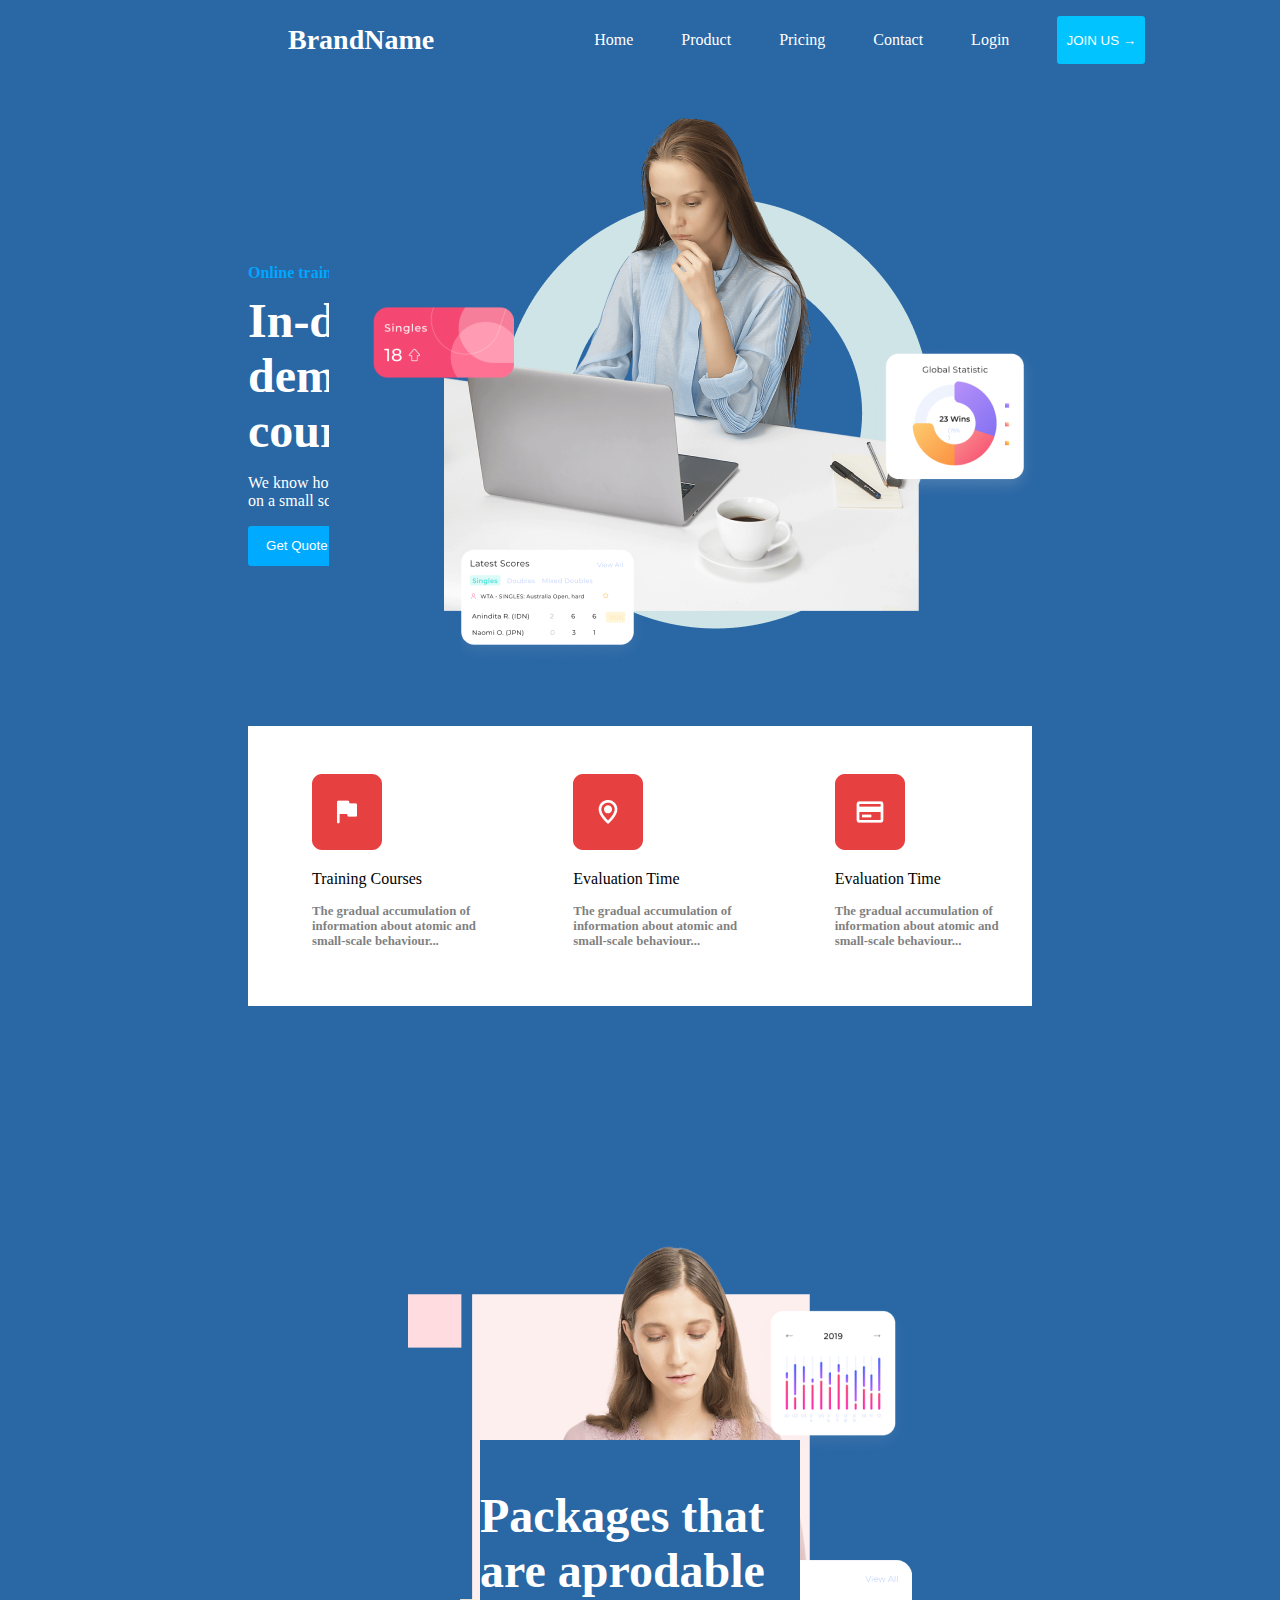
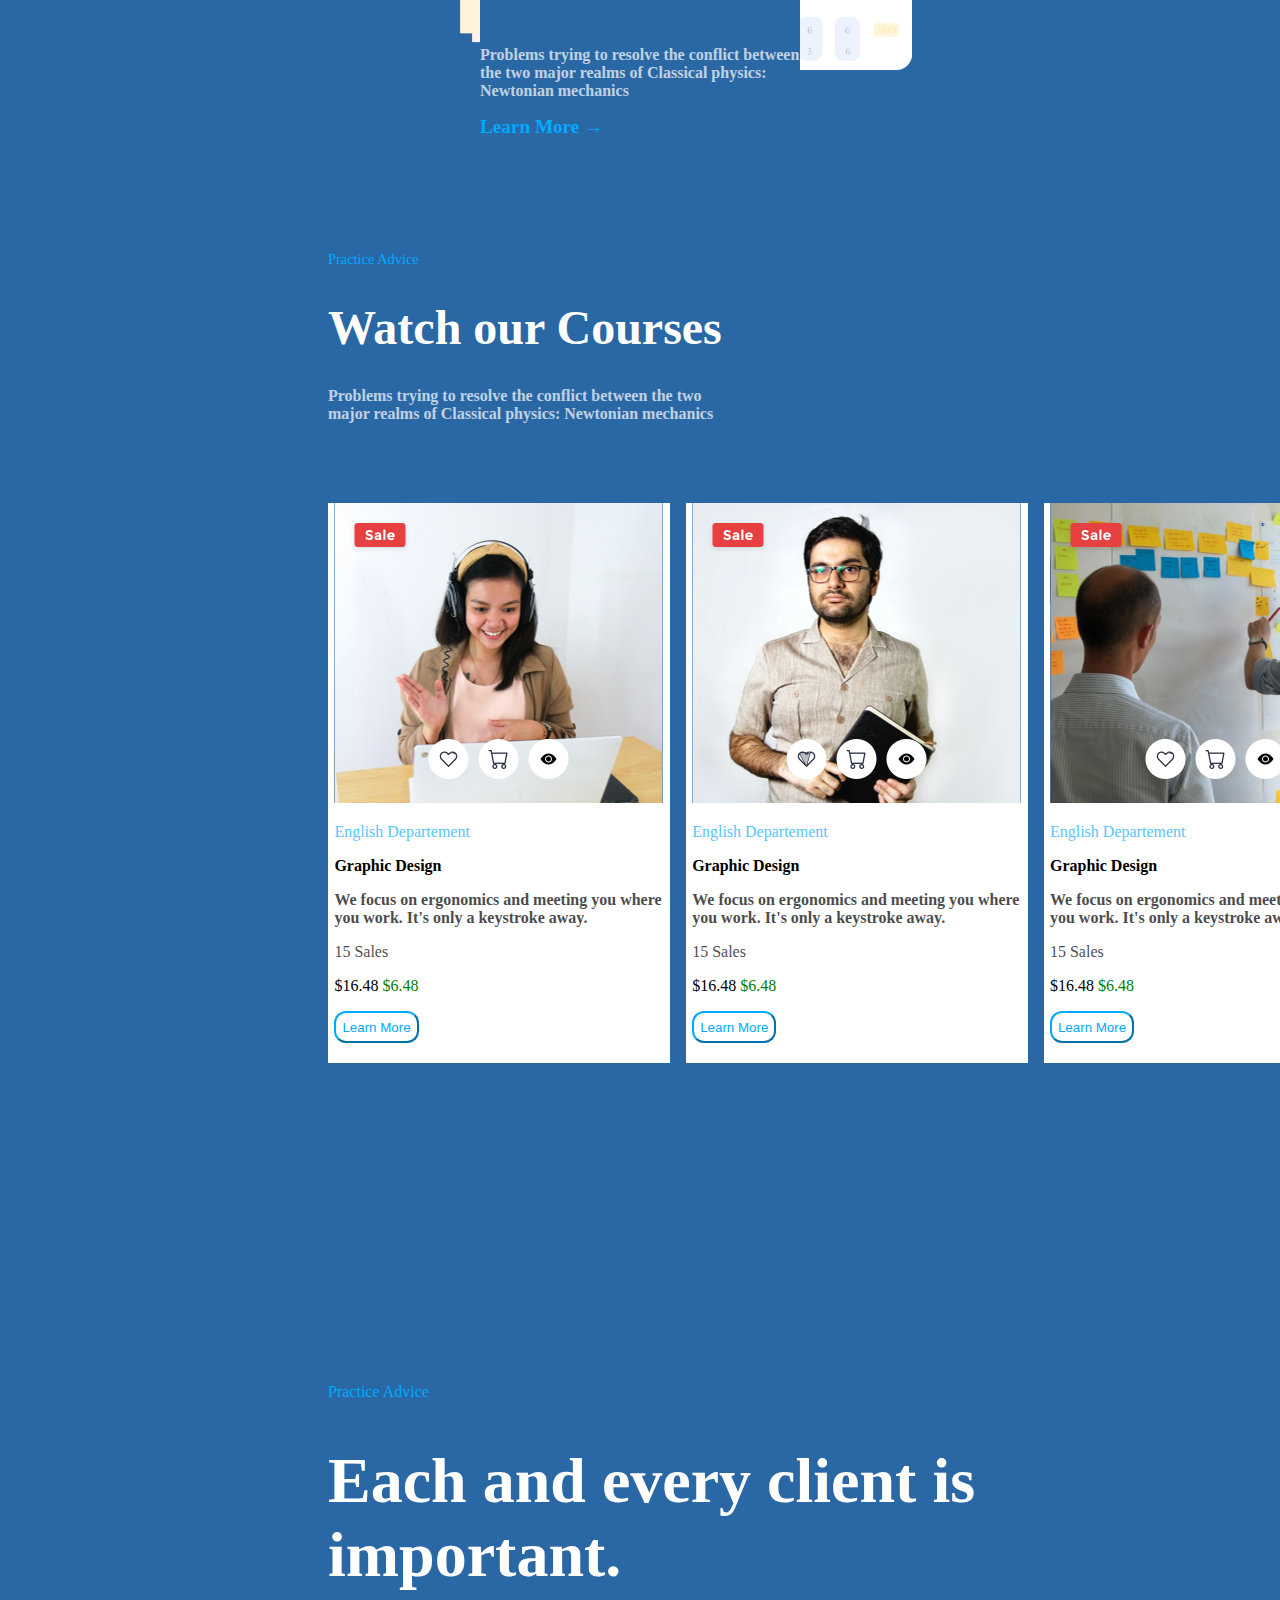
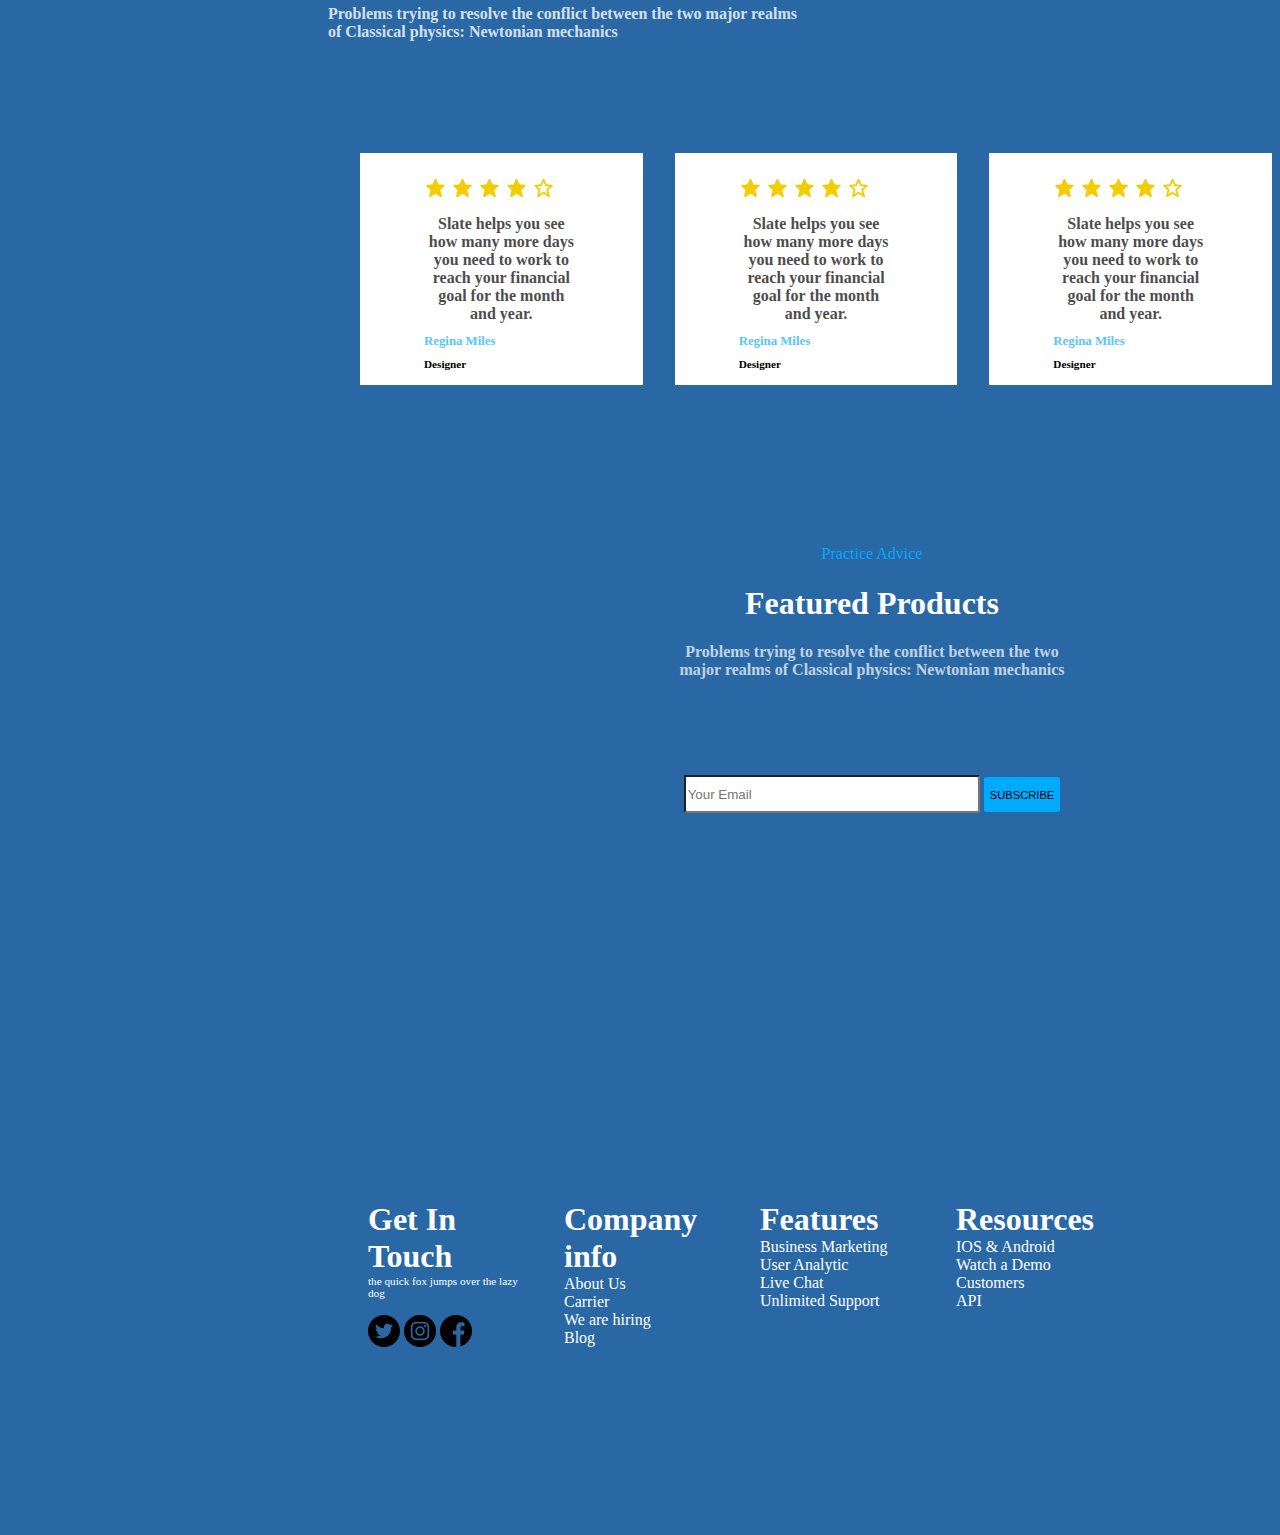
<file: task6/index.html>
<!DOCTYPE html>
<html lang="en">

<head>
  <meta charset="UTF-8" />
  <meta http-equiv="X-UA-Compatible" content="IE=edge" />
  <meta name="viewport" content="width=device-width, initial-scale=1.0" />
  <title>Task6</title>
  <link rel="stylesheet" href="style.css" />
</head>

<body>
  <header>
    <div class="navbar">
      <ul class="menu">
        <li class="menu__logo">BrandName</li>
        <li class="menu__items">Home</li>
        <li class="menu__items">Product</li>
        <li class="menu__items">Pricing</li>
        <li class="menu__items">Contact</li>
      </ul>
      <div class="side_menu">
        <li class="login">Login</li>
        <button class="join">JOIN US &#8594;</button>
      </div>
    </div>
  </header>
  <main>
    <div class="main">
      <article class="main__text">
        <h1>Online training</h1>
        <p class="heading">In-depth, demanding courses</p>
        <p class="comment">
          We know how large objects will act, but things on a small scale
        </p>
      </article>
      <div class="buttons">
        <button class="get">Get Quote Now</button>
        <button class="learn">Learn More</button>
      </div>
      <div class="pic">
        <img src="/task6/img/img1.png" alt="girl with computer" />
      </div>
      <div class="tables">
        <div class="colums">
          <img src="/task6/img/colum-pic1.png" alt="#" />
          <p class="colums__heading">Training Courses</p>
          <h1 class="colums__description">
            The gradual accumulation of information about atomic and
            small-scale behaviour...
          </h1>
        </div>
        <div class="colums">
          <img src="/task6/img/colum-pic2.png" alt="#" />
          <p class="colums__heading">Evaluation Time</p>
          <h1 class="colums__description">
            The gradual accumulation of information about atomic and
            small-scale behaviour...
          </h1>
        </div>
        <div class="colums">
          <img src="/task6/img/colum-pic3.png" alt="#" />
          <p class="colums__heading">Evaluation Time</p>
          <h1 class="colums__description">
            The gradual accumulation of information about atomic and
            small-scale behaviour...
          </h1>
        </div>
      </div>

      <div class="second__part">
        <div class="pic_girl">
          <img src="/task6/img/img2.png" alt="#" />
        </div>
        <article class="second__text">
          <p class="title">Packages that are aprodable</p>
          <h1 class="description">
            Problems trying to resolve the conflict between the two major
            realms of Classical physics: Newtonian mechanics
          </h1>
          <h2 class="more">Learn More &#8594;</h2>
        </article>
      </div>

      <div class="third_part">
        <article class="third_text">
          <p class="practice">Practice Advice</p>
          <h1 class="watch">Watch our Courses</h1>
          <h1 class="definition">
            Problems trying to resolve the conflict between the two major
            realms of Classical physics: Newtonian mechanics
          </h1>
        </article>
        <div class="columns">
          <div class="items">
            <img src="/task6/img/row1.png" alt="#" />
            <p class="english">English Departement</p>
            <p class="graphic">Graphic Design</p>
            <h1 class="focus">
              We focus on ergonomics and meeting you where you work. It's only
              a keystroke away.
            </h1>
            <p class="sales">15 Sales</p>
            <p class="price" style="background-color: white">
              $16.48
              <span style="color: green; background-color: white">$6.48</span>
            </p>
            <button class="learn">Learn More</button>
          </div>
          <div class="items">
            <img src="/task6/img/row2.png" alt="#" />
            <p class="english">English Departement</p>
            <p class="graphic">Graphic Design</p>
            <h1 class="focus">
              We focus on ergonomics and meeting you where you work. It's only
              a keystroke away.
            </h1>
            <p class="sales">15 Sales</p>
            <p class="price" style="background-color: white">
              $16.48
              <span style="color: green; background-color: white">$6.48</span>
            </p>
            <button class="learn">Learn More</button>
          </div>
          <div class="items">
            <img src="/task6/img/row3.png" alt="#" />
            <p class="english">English Departement</p>
            <p class="graphic">Graphic Design</p>
            <h1 class="focus">
              We focus on ergonomics and meeting you where you work. It's only
              a keystroke away.
            </h1>
            <p class="sales">15 Sales</p>
            <p class="price" style="background-color: white">
              $16.48
              <span style="color: green; background-color: white">$6.48</span>
            </p>
            <button class="learn">Learn More</button>
          </div>
        </div>
      </div>

      <div class="fourth__part">
        <article class="fourth__text">
          <p class="name">Practice Advice</p>
          <h1 class="slogan">
            Each and every client is important.
          </h1>
          <h2 class="about">Problems trying to resolve the conflict between 
            the two major realms of Classical physics: Newtonian mechanics </h2>
        </article>

        <div class="table">
          <div class="table__items">
            <img src="/task6/img/stars.png" alt="#">
            <h1 class="reviews">Slate helps you see 
              how many more days 
              you need to work to 
              reach your financial 
              goal for the month 
              and year.</h1>
            <h1 class="name-sur">Regina Miles</h1>
            <h2 class="profession">Designer</h2>
          </div>

          <div class="table__items">
            <img src="/task6/img/stars.png" alt="#">
            <h1 class="reviews">Slate helps you see 
              how many more days 
              you need to work to 
              reach your financial 
              goal for the month 
              and year.</h1>
            <h1 class="name-sur">Regina Miles</h1>
            <h2 class="profession">Designer</h2>
          </div>
          <div class="table__items">
            <img src="/task6/img/stars.png" alt="#">
            <h1 class="reviews">Slate helps you see 
              how many more days 
              you need to work to 
              reach your financial 
              goal for the month 
              and year.</h1>
            <h1 class="name-sur">Regina Miles</h1>
            <h2 class="profession">Designer</h2>
          </div>


        </div>
      </div>

      <div class="last__part">
        <article class="last__text">
          <p class="advice">Practice Advice</p>
          <h1 class="products">Featured Products</h1>
          <h2 class="solve">Problems trying to resolve the conflict between 
            the two major realms of Classical physics: Newtonian mechanics </h2>
        </article>
        <div class="search">
              <input type="text"
                  placeholder="Your Email">
              <button class="sub">SUBSCRIBE</button>
      </div>
      </div>
    </div>
  </main>

  
  
  
  <footer>
    <ul class="first__row">
      <li class="get">Get In Touch</li>
      <li class="quick">the quick fox jumps over the 
        lazy dog</li>
      <div class="social" >
        <img src="/task6/img/twitter.png" alt="#" style="width:2rem; height:2rem;">
        <img src="/task6/img/instagram.png" alt="#" style="width:2rem; height:2rem; ">
        <img src="/task6/img/facebook.png" alt="#" style="width:2rem; height:2rem;">
      </div>

    </ul>
    <ul class="second__row">
      <li class="status">Company info</li>
      <li class="content">About Us</li>
      <li class="content">Carrier</li>
      <li class="content">We are hiring</li>
      <li class="content">Blog</li>
    </ul>

    <ul class="third__row">
      <li class="status">Features</li>
      <li class="content">Business Marketing</li>
      <li class="content">User Analytic</li>
      <li class="content">Live Chat</li>
      <li class="content">Unlimited Support</li>
    </ul>

    <ul class="fourth__row">
      <li class="status">Resources</li>
      <li class="content">IOS & Android</li>
      <li class="content">Watch a Demo</li>
      <li class="content">Customers</li>
      <li class="content">API</li>
    </ul>

  </footer>
</body>

</html>
</file>
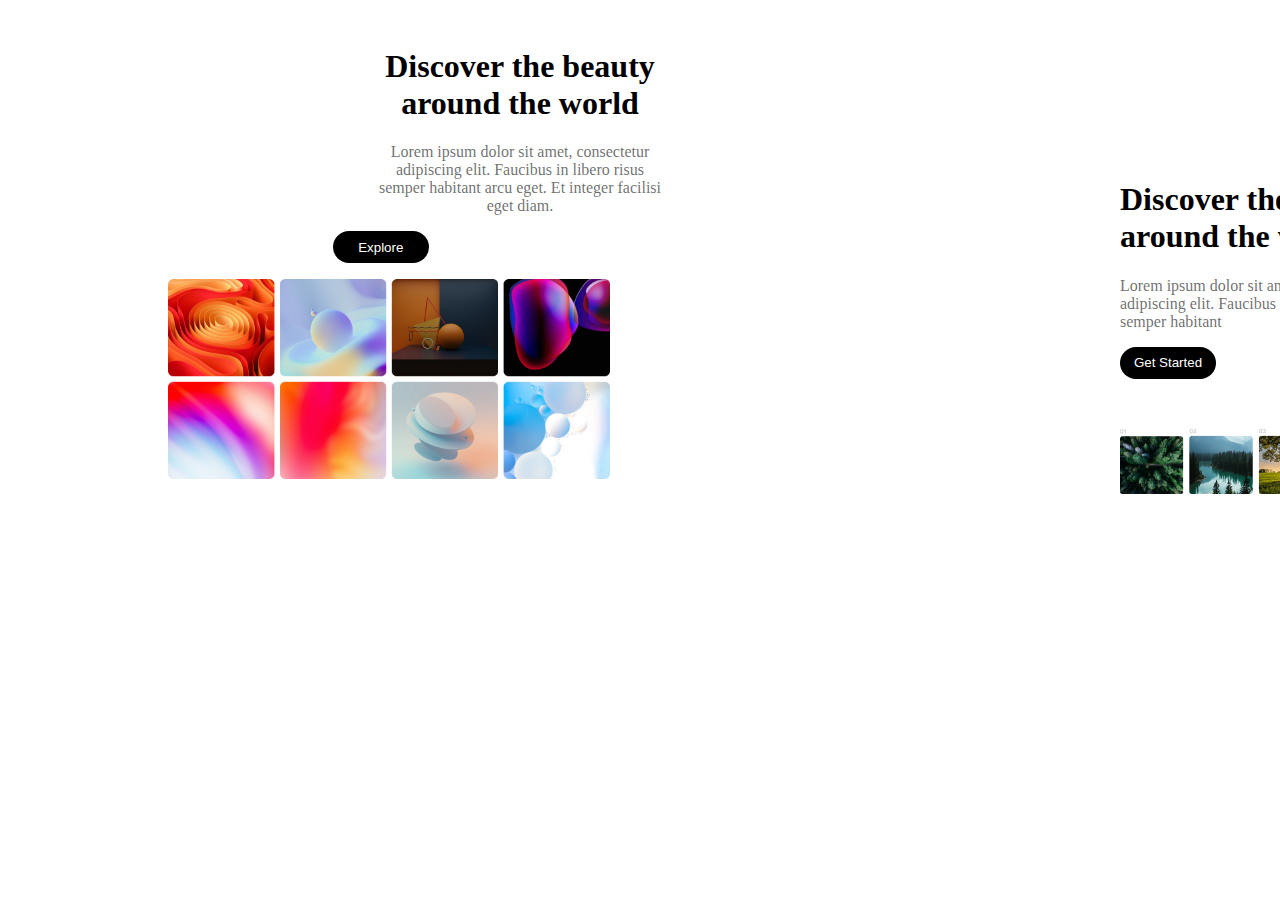
<file: task7/desigh03/index.html>
<!DOCTYPE html>
<html lang="en">

<head>
    <meta charset="UTF-8">
    <meta http-equiv="X-UA-Compatible" content="IE=edge">
    <meta name="viewport" content="width=device-width, initial-scale=1.0">
    <title>desigh03</title>
    <link rel="stylesheet" href="style.css">
</head>

<body>
    <main>

        <div class="part_one">
            <article class="text_one">
                <h1 class="title">Discover the beauty around the world</h1>
                <p class="description" style="color:rgba(36, 36, 36, 0.664);">Lorem ipsum dolor sit amet, consectetur
                    adipiscing elit. Faucibus in libero risus
                    semper habitant
                    arcu eget. Et integer facilisi eget diam.</p>

            </article>
            <button class="explore">Explore</button>
            <img src="Image list.png" alt=".">
        </div>


        <div class="part_two">
            <div class="info">
                <article class="text_two">
                    <h1 class="title">Discover the beauty around the world</h1>
                    <p class="description" style="color:rgba(36, 36, 36, 0.664);">Lorem ipsum dolor sit amet,
                        consectetur adipiscing elit. Faucibus in libero risus
                        semper habitant
                </article>
                <button class="start">Get Started</button>
            </div>
                <img class="img_card" src="Image card.png">
                <img class="left_img" src="Image left.png">
                <img class="right_img" src="Image right.png">
            
        </div>
    </main>
</body>

</html>
</file>
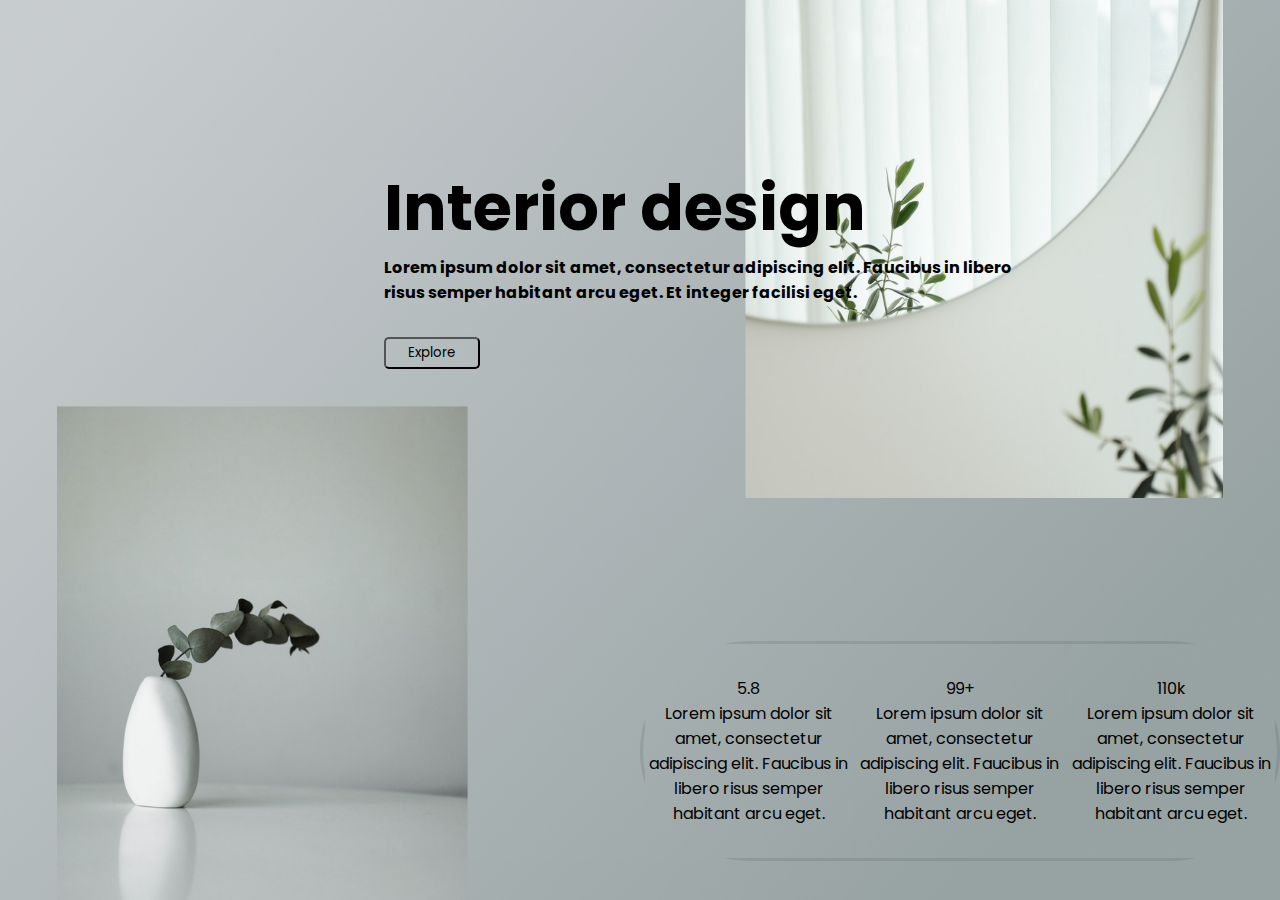
<file: task7/desigh04/index.html>
<!DOCTYPE html>
<html lang="en">

<head>
    <meta charset="UTF-8">
    <meta http-equiv="X-UA-Compatible" content="IE=edge">
    <meta name="viewport" content="width=device-width, initial-scale=1.0">
    <title>desight04</title>
    <link rel="stylesheet" href="style.css">
</head>

<body>
    <main>
        <div class="heading">
            <article class="desigh">
                <p class="name">Interior design</p>
                <h1 class="about">Lorem ipsum dolor sit amet, consectetur adipiscing elit. Faucibus in libero risus
                    semper habitant
                    arcu eget. Et integer facilisi eget.</h1>

            </article>
            <button>Explore</button>
        </div>
        <div class="frame">
            <div class="frame__items">
                <p class="num">5.8</p>
                <p class="description">Lorem ipsum dolor sit amet, consectetur adipiscing elit. Faucibus in libero risus
                    semper habitant arcu eget. </p>
            </div>
            <div class="frame__items">
                <p class="num">99+</p>
                <p class="description">Lorem ipsum dolor sit amet, consectetur adipiscing elit. Faucibus in libero risus
                    semper habitant arcu eget. </p>
            </div>
            <div class="frame__items">
                <p class="num">110k</p>
                <p class="description">Lorem ipsum dolor sit amet, consectetur adipiscing elit. Faucibus in libero risus
                    semper habitant arcu eget. </p>
            </div>
        </div>
    </main>
</body>

</html>
</file>
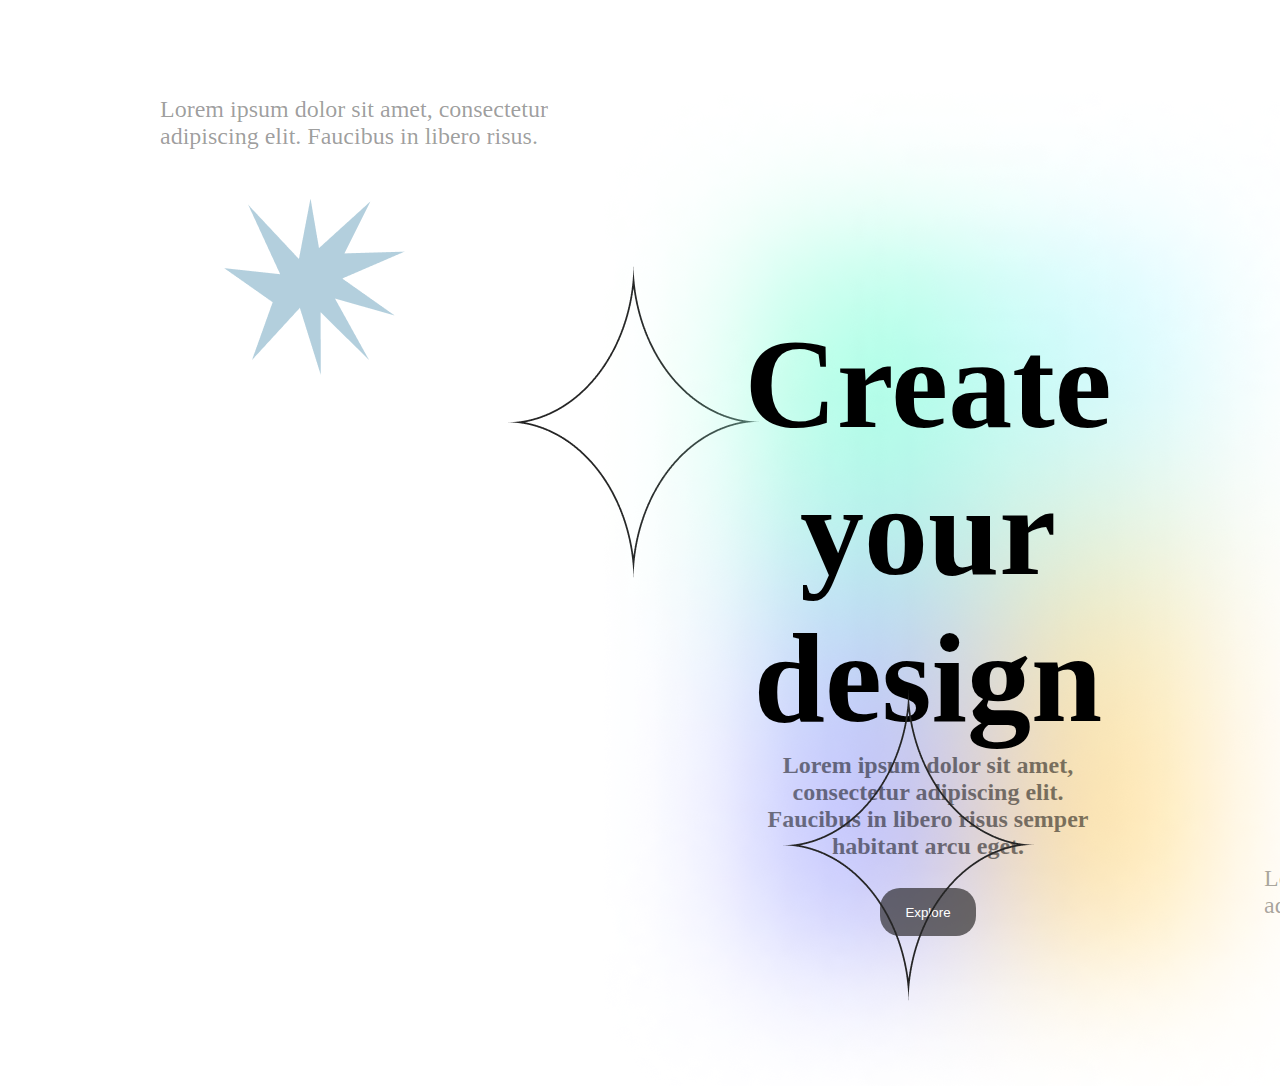
<file: task7/desigh05/index.html>
<!DOCTYPE html>
<html lang="en">

<head>
    <meta charset="UTF-8">
    <meta http-equiv="X-UA-Compatible" content="IE=edge">
    <meta name="viewport" content="width=device-width, initial-scale=1.0">
    <title>desigh05</title>
    <link rel="stylesheet" href="style.css">
</head>

<body>
    <main>
        <div class="part_1">
            <p class="num_1">Lorem ipsum dolor sit amet, consectetur adipiscing elit. Faucibus in libero risus.</p>
            <img src="Explosion.png" alt="#">

        </div>

        <div class="main">
            <div class="star">
                <img src="star.png" alt=".">
            </div>
            <img src="Content.png" alt=".">
            <article class="article">
                <h1>Create your design</h1>
                <h2 style="opacity: 0.5 ;">Lorem ipsum dolor sit amet, consectetur adipiscing elit. Faucibus in libero
                    risus semper habitant arcu eget. </h2>

            </article>
            <button>Explore</button>
        </div>


        <div class="part_2">
            <div class="star_2">
                <img src="star.png" alt=".">
            </div>
            <img src="Party.png" alt="#">
            <p class="num_2">Lorem ipsum dolor sit amet, consectetur adipiscing elit. Faucibus in libero risus.</p>

        </div>
    </main>
</body>

</html>
</file>
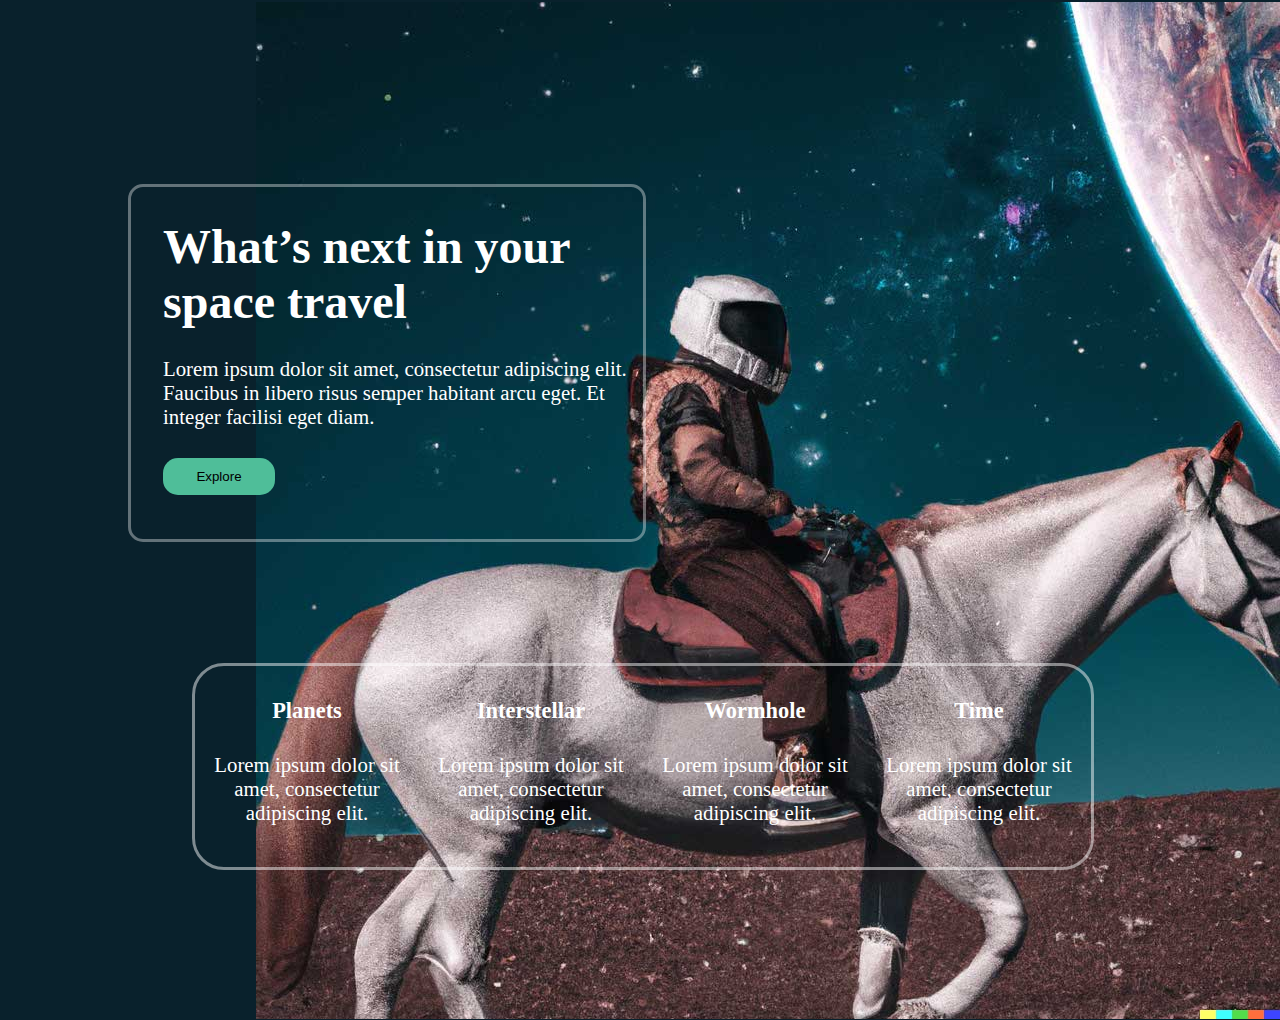
<file: task7/desigh06/index.html>
<!DOCTYPE html>
<html lang="en">
  <head>
    <meta charset="UTF-8" />
    <meta http-equiv="X-UA-Compatible" content="IE=edge" />
    <meta name="viewport" content="width=device-width, initial-scale=1.0" />
    <title>desigh06</title>
    <link rel="stylesheet" href="style.css" />
  </head>

  <body id="body">
    <main id="main">
      <div class="main_part">
        <article class="main_text">
          <h1>What’s next in your space travel</h1>
          <p>
            Lorem ipsum dolor sit amet, consectetur adipiscing elit. Faucibus in
            libero risus semper habitant arcu eget. Et integer facilisi eget
            diam.
          </p>
        </article>
        <button>Explore</button>
      </div>

      <div class="bottom">
        <div class="bottom__items">
          <h1 class="title">Planets</h1>
          <p class="about">
            Lorem ipsum dolor sit amet, consectetur adipiscing elit.
          </p>
        </div>
        <div class="bottom__items">
          <h1 class="title">Interstellar</h1>
          <p class="about">
            Lorem ipsum dolor sit amet, consectetur adipiscing elit.
          </p>
        </div>
        <div class="bottom__items">
          <h1 class="title">Wormhole</h1>
          <p class="about">
            Lorem ipsum dolor sit amet, consectetur adipiscing elit.
          </p>
        </div>
        <div class="bottom__items">
          <h1 class="title">Time</h1>
          <p class="about">
            Lorem ipsum dolor sit amet, consectetur adipiscing elit.
          </p>
        </div>
      </div>
    </main>
  </body>
</html>
</file>
<file: task6/style.css>
* {
  background-color: rgb(41, 103, 165);
}

.navbar {
  display: flex;
  justify-content: space-between;
  align-items: center;
}
.navbar .menu {
  display: flex;
  justify-content: space-between;
  align-items: center;
  list-style: none;
  color: white;
}
.navbar .menu__logo {
  margin-left: 15rem;
  margin-right: 10rem;
  font-weight: bold;
  font-size: 28px;
}
.navbar .menu__items {
  margin-right: 3rem;
}
.navbar .side_menu {
  display: flex;
  justify-content: space-between;
  align-items: center;
  list-style: none;
  color: white;
}
.navbar .join {
  background-color: rgb(0, 195, 255);
  color: white;
  border-radius: 3px;
  border: none;
  margin-right: 10rem;
  margin-left: 3rem;
  width: 5.5rem;
  height: 3rem;
}

.main__text {
  color: white;
  margin-left: 15rem;
  margin-top: 12rem;
  width: 20rem;
}
.main__text h1 {
  color: rgb(0, 166, 255);
  font-size: 1rem;
}
.main__text .heading {
  margin-top: 0.5rem;
  margin-bottom: 0.7rem;
  font-size: 3rem;
  font-weight: bold;
}
.main__text .comment {
  font-size: 1rem;
}

.buttons {
  display: flex;
  margin-left: 15rem;
}
.buttons .get {
  color: white;
  background-color: rgb(0, 170, 255);
  margin-right: 1.5rem;
  border: none;
  border-radius: 3px;
  height: 2.5rem;
  width: 8rem;
}
.buttons .learn {
  border-color: rgb(0, 170, 255);
  color: rgb(0, 170, 255);
  border-radius: 3px;
  width: 8rem;
}

.pic img {
  position: absolute;
  bottom: 14rem;
  right: 15rem;
}

.tables {
  display: flex;
  justify-content: space-around;
  margin-left: 15rem;
  margin-right: 15rem;
  margin-top: 10rem;
}
.tables .colums {
  width: 300px;
  height: 280px;
  background-color: white;
}
.tables .colums .colums__heading {
  background-color: white;
  margin-left: 4rem;
  margin-top: 1rem;
}
.tables .colums .colums__description {
  background-color: white;
  margin-left: 4rem;
  margin-right: 2rem;
  font-size: 0.8rem;
  opacity: 0.5;
}
.tables .colums img {
  margin-left: 4rem;
  margin-top: 3rem;
  background-color: white;
}

.second__part {
  margin-top: 15rem;
}
.second__part .pic_girl {
  margin-left: 25rem;
}
.second__part .second__text {
  color: white;
  width: 20rem;
  position: absolute;
  right: 30rem;
  top: 90rem;
}
.second__part .title {
  font-size: 3rem;
  font-weight: bold;
}
.second__part .description {
  font-size: 1rem;
  opacity: 0.7;
}
.second__part .more {
  font-size: 1.2rem;
  color: rgb(0, 170, 255);
}

.third_part {
  margin-left: 20rem;
  margin-top: 10rem;
}
.third_part .third_text {
  color: white;
  width: 25rem;
}
.third_part .third_text .practice {
  color: rgb(0, 170, 255);
  font-size: 0.9rem;
}
.third_part .third_text .watch {
  font-size: 3rem;
  font-weight: bold;
}
.third_part .third_text .definition {
  font-size: 1rem;
  opacity: 0.7;
}
.third_part .columns {
  display: flex;
  width: 20.5rem;
  height: 35rem;
  margin-top: 5rem;
}
.third_part .columns .items {
  margin-right: 1rem;
  padding-left: 0.4rem;
  padding-right: 0.4rem;
  background-color: white;
}
.third_part .columns .items .english {
  color: rgb(89, 197, 255);
  font-size: 1rem;
  background-color: white;
}
.third_part .columns .items .graphic {
  font-size: 1rem;
  font-weight: bold;
  background-color: white;
}
.third_part .columns .items .focus {
  font-size: 1rem;
  font-weight: bold;
  background-color: white;
  opacity: 0.7;
}
.third_part .columns .items .sales {
  font-size: 1rem;
  background-color: white;
  opacity: 0.7;
}
.third_part .columns .items .learn {
  border-color: rgb(0, 170, 255);
  color: rgb(0, 170, 255);
  border-radius: 12px;
  background-color: transparent;
  height: 2rem;
}

.fourth__part {
  margin-top: 20rem;
  margin-left: 20rem;
}
.fourth__part .fourth__text {
  color: white;
}
.fourth__part .fourth__text .name {
  color: rgb(0, 170, 255);
  font-size: 1rem;
}
.fourth__part .fourth__text .slogan {
  font-weight: bold;
  font-size: 4rem;
  margin-bottom: 0;
}
.fourth__part .fourth__text .about {
  font-size: 1rem;
  opacity: 0.8;
  width: 30rem;
}
.fourth__part .table {
  display: flex;
  margin-top: 7rem;
}
.fourth__part .table .table__items {
  font-size: 1rem;
  background-color: white;
  margin-left: 2rem;
  padding-top: 1.5rem;
  padding-left: 4rem;
  padding-right: 4rem;
  width: 10rem;
  height: 13rem;
}
.fourth__part .table .table__items img {
  background-color: white;
}
.fourth__part .table .table__items .reviews {
  background-color: white;
  opacity: 0.7;
  font-size: 1rem;
  text-align: center;
}
.fourth__part .table .table__items .name-sur {
  font-size: 0.8rem;
  color: rgb(89, 197, 255);
  background-color: white;
}
.fourth__part .table .table__items .profession {
  font-size: 0.7rem;
  background-color: white;
}

.last__part {
  margin-left: 41.5rem;
  margin-top: 10rem;
  width: 25rem;
  height: 10rem;
  text-align: center;
}
.last__part .last__text {
  color: white;
}
.last__part .last__text .advice {
  font-size: 1rem;
  color: rgb(0, 170, 255);
}
.last__part .last__text .products {
  font-size: 2rem;
  font-weight: bold;
}
.last__part .last__text .solve {
  font-size: 1rem;
  opacity: 0.7;
}
.last__part .search {
  margin-top: 6rem;
}
.last__part .search input {
  width: 18rem;
  height: 2rem;
  background-color: white;
}
.last__part .search .sub {
  border: none;
  border-radius: 2px;
  height: 2.2rem;
  font-size: 0.7rem;
  margin-left: 0;
  background-color: rgb(0, 170, 255);
}

footer {
  display: flex;
  text-align: center;
  margin-top: 20rem;
  padding: 10rem;
  color: white;
}
footer .first__row {
  width: 15rem;
  margin-left: 10rem;
  text-align: left;
  list-style: none;
}
footer .first__row .get {
  font-size: 2rem;
  font-weight: bold;
}
footer .first__row .quick {
  font-size: 0.7rem;
  margin-bottom: 1rem;
}
footer .second__row {
  width: 15rem;
  text-align: left;
  list-style: none;
}
footer .third__row {
  width: 15rem;
  text-align: left;
  list-style: none;
}
footer .fourth__row {
  width: 15rem;
  text-align: left;
  list-style: none;
}
footer .status {
  font-weight: bold;
  font-size: 2rem;
}
footer .content {
  font-size: 1rem;
}/*# sourceMappingURL=style.css.map */
</file>
<file: task7/desigh03/style.css>
.part_one {
  margin-left: 10rem;
  margin-top: 3rem;
}
.part_one .text_one {
  width: 18rem;
  text-align: center;
  margin-left: 13rem;
}
.part_one button {
  position: absolute;
  left: 26%;
  height: 2rem;
  width: 6rem;
  border: none;
  background-color: black;
  color: white;
  border-radius: 20px;
}
.part_one img {
  height: 40%;
  width: 40%;
  margin-top: 3rem;
}

.title {
  font-size: 2rem;
}

.part_two {
  position: absolute;
  left: 70rem;
  top: 10rem;
}
.part_two img {
  height: 40%;
  width: 20%;
}
.part_two .img_card {
  height: 70%;
  width: 70%;
  margin-top: 3rem;
}
.part_two .left_img {
  position: absolute;
  top: 0rem;
  left: 20rem;
}
.part_two .right_img {
  position: absolute;
  top: 6rem;
}
.part_two .info {
  width: 18rem;
  text-align: left;
}
.part_two .info .start {
  height: 2rem;
  width: 6rem;
  border: none;
  background-color: black;
  color: white;
  border-radius: 20px;
}/*# sourceMappingURL=style.css.map */
</file>
<file: task7/desigh04/style.css>
@import url('https://fonts.googleapis.com/css2?family=Poppins:wght@200;300&display=swap');

*{
    background-image: url('9.jpg');
    background-repeat: no-repeat;
    background-attachment: fixed;
    background-size: cover;
    background-size: 100% 100%;
    margin: 0rem;
    font-family: 'Poppins';
}

.heading{
    margin-left: 24rem;
    margin-top: 10rem;
    width: 40rem;
}
.name{
    font-weight: bold;
    font-size: 4rem;
}
.about{
    font-size: 1rem;
    margin-bottom: 2rem;
}
button{
    border-radius: 5px;
    height: 2rem;
    width: 6rem;
}

.frame{
    display: flex;
    border-radius: 10rem;
    border: 3px solid rgba(0, 0, 0, 0.085);
    justify-content: space-around;
    margin-top: 17rem;
    margin-left: 40rem;
}
.frame__items{
    padding-top: 2rem;
    padding-bottom: 2rem;
    width: 13rem;
    text-align: center;
}
</file>
<file: task7/desigh05/style.css>
*{
    margin: 0;
}

.part_1{

    margin-left: 10rem;
    margin-top: 6rem;
    font-size: 1.5rem;
    width: 30rem;
    color: rgba(0, 0, 0, 0.395);       
}
.part_1 img{
    margin-top: 3rem;
    margin-left: 4rem;
}

.main{
  text-align: center;
    margin-left: 40rem;
    width: 30rem;    
    position: absolute;
    top: 5rem;
    left: -3rem;

}
.main button{
    color: white;
    background-color:rgba(27, 26, 26, 0.628) ;
    height: 3rem;
    width: 6rem;
    border-radius: 20px;
    border: none;
    position: absolute;
    top: 80%;
    left: 60%;
}
.main img{
    position: relative;   
}
article{
    position: absolute;
    top: 50%;
    left: 70%;
    transform: translate(-50%, -50%);
}
h1{

    font-size: 8rem;
}
.star{
    position: absolute;
    top: 18%;
    left: -18%;
}
.part_2{

    margin-left: 79rem;
    margin-top: 16rem;
    font-size: 1.5rem;
    width: 30rem;
    color: rgba(0, 0, 0, 0.395);       
}
.part_2 img{
    margin-top: 3rem;
    margin-left: 4rem;
}
.star_2{
    size: 30%;
    position: absolute;
    left: 56%;
}
</file>
<file: task7/desigh06/style.css>
* {
    color: white;
    margin: 0;
}
#body {
    background-color: #09212c;
    background-image: url("img.png");
    height: 1020px;
    background-position: right;
    background-repeat: no-repeat;
    position: relative;
}

.main_part {
    position: absolute;
    top: 18%;
    left: 10%;
    border: 3px solid rgba(255, 255, 255, 0.37);
    border-radius: 15px;
    width: 30rem;
    height: 20rem;
    padding-top: 2rem;
    padding-left: 2rem;
}

h1 {
    font-size: 3rem;
    margin-bottom: 1.8rem;
}
p {
    font-size: 1.3rem;
    margin-bottom: 1.8rem;
}

button {
    background-color: rgb(79, 190, 153);
    color: black;
    border: none;
    border-radius: 15px;
    height: 2.3rem;
    width: 7rem;
}
.bottom {
    display: flex;
    border-radius: 2rem;
    border: 3px solid rgba(255, 255, 255, 0.479);
    width: 70%;
    height: 15%;
    justify-content: space-around;
    position: absolute;
    top: 65%;
    left: 15%;
    padding-bottom: 3rem;
}

.bottom__items {
    padding-top: 2rem;
    padding-bottom: 2rem;
    width: 13rem;
    text-align: center;
}
.title {
    font-size: 1.4rem;
}
</file>
